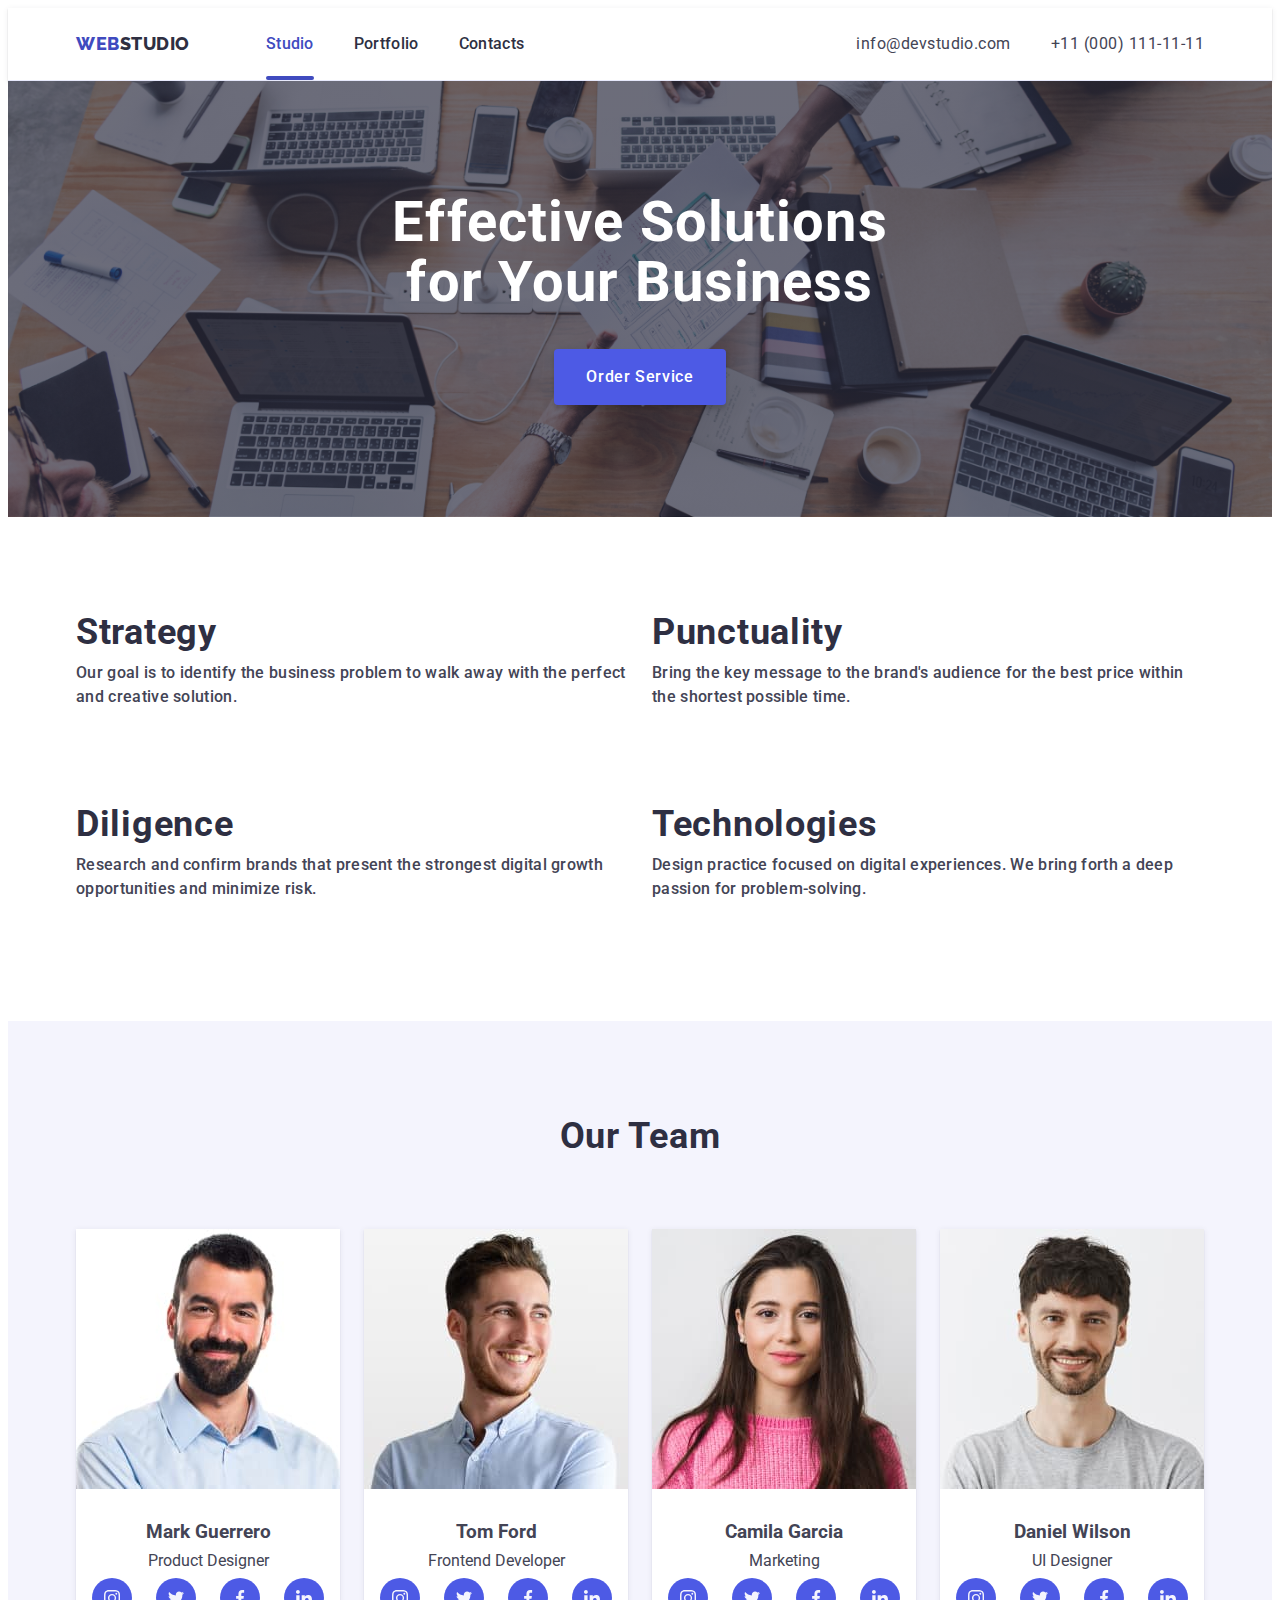
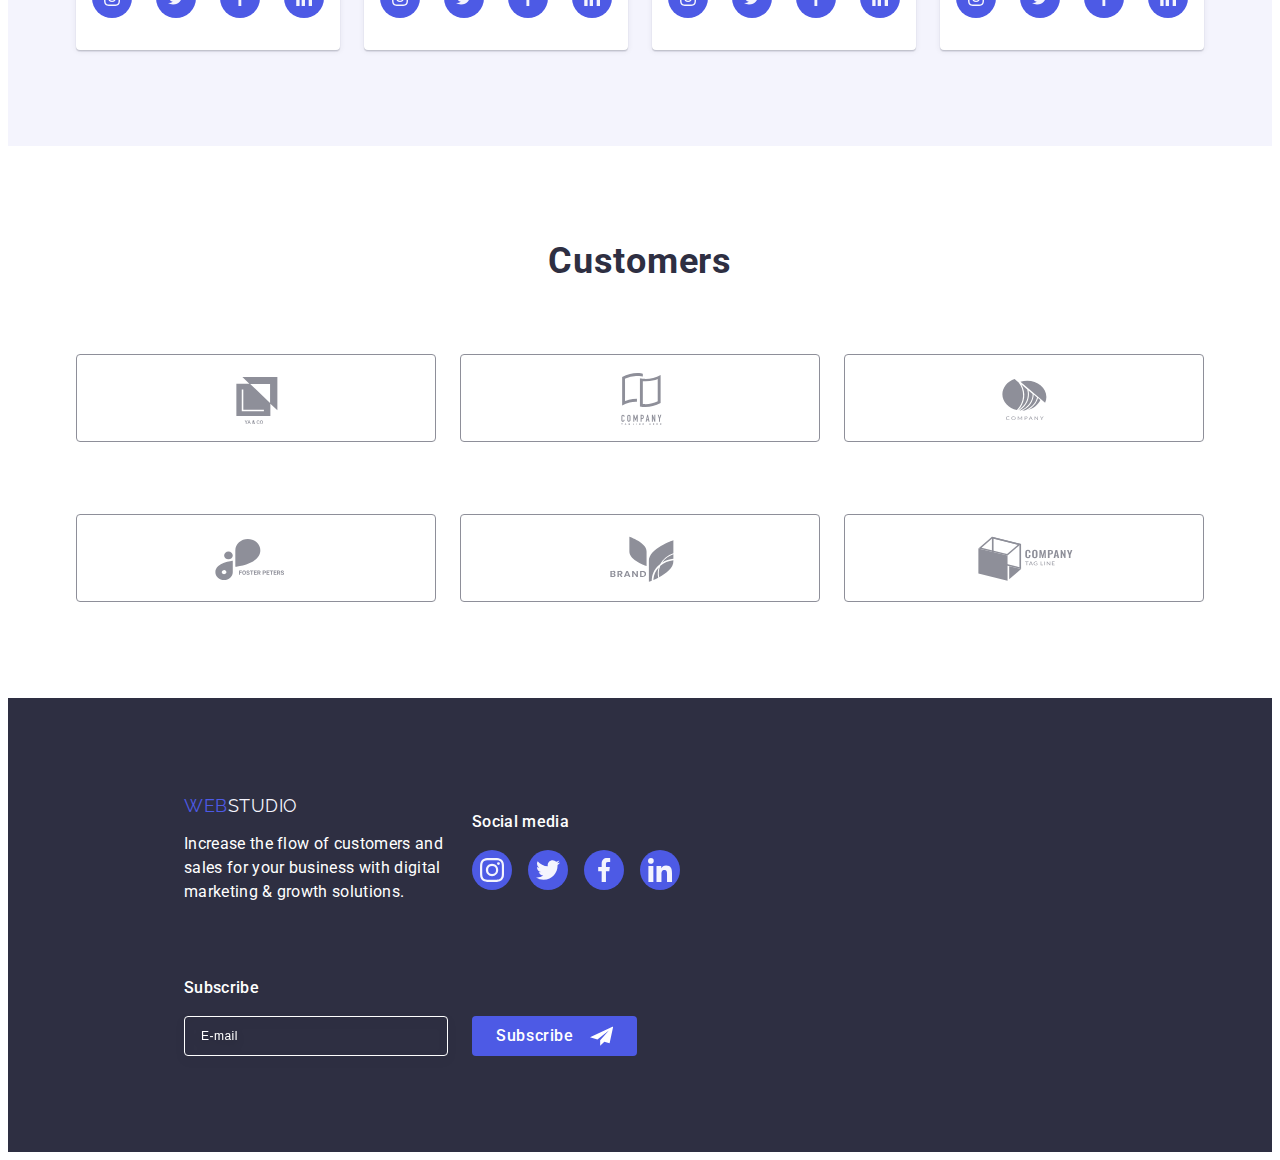
<file: index.html>
<!DOCTYPE html>
<html lang="en">
  <head>
    <meta charset="UTF-8" />
    <meta http-equiv="X-UA-Compatible" content="IE=edge" />
    <meta name="viewport" content="width=device-width, initial-scale=1.0" />
    <link rel="preconnect" href="https://fonts.googleapis.com" />
    <link rel="preconnect" href="https://fonts.gstatic.com" crossorigin />
    <link
      href="https://fonts.googleapis.com/css2?family=Raleway:wght@800&family=Roboto:wght@400;500;700&display=swap"
      rel="stylesheet"
    />
    <title>WebStudio</title>
    <link
      rel="stylesheet"
      href="https://cdnjs.cloudflare.com/ajax/libs/modern-normalize/2.0.0/modern-normalize.min.css"
      integrity="sha512-4xo8blKMVCiXpTaLzQSLSw3KFOVPWhm/TRtuPVc4WG6kUgjH6J03IBuG7JZPkcWMxJ5huwaBpOpnwYElP/m6wg=="
      crossorigin="anonymous"
      referrerpolicy="no-referrer"
    />
    <link rel="stylesheet" href="./css/styles.css" />
    <link rel="stylesheet" href="./css/media.css" />
  </head>

  <body>
    <header class="header">
      <div class="container header-container">
        <nav class="header-nav">
          <a class="header-link-logo link" href="./index.html"
            >Web<span class="header-span">Studio</span></a
          >

          <ul class="header-menu-list list">
            <li class="header-menu-item">
              <a class="header-menu-link link current" href="./index.html"
                >Studio</a
              >
            </li>
            <li class="header-menu-item">
              <a class="header-menu-link link" href="./portfolio.html"
                >Portfolio</a
              >
            </li>
            <li class="header-menu-item">
              <a class="header-menu-link link" href="">Contacts</a>
            </li>
          </ul>
        </nav>
        <address class="header-address">
          <ul class="header-address-list list">
            <li class="header-address-item">
              <a
                class="header-address-contact-mail link"
                href="mailto:info@devstudio.com"
                >info@devstudio.com</a
              >
            </li>
            <li class="header-address-item">
              <a
                class="header-address-contact-mail link"
                href="tel:+110001111111"
                >+11 (000) 111-11-11</a
              >
            </li>
          </ul>
        </address>
        <button type="button" class="open-menu-btn" data-menu-open>
          <svg class="menu-mobile-icon" width="32" height="32">
            <use href="./images/icons.svg#icon-menu-hamburger"></use>
          </svg>
        </button>
      </div>
      <div class="mobile-menu-div is-hidden container" data-menu>
        <button type="button" class="close-menu-btn" data-menu-close>
          <svg class="close-menu-icon" width="8" height="8">
            <use href="./images/icons.svg#icon-close"></use>
          </svg>
        </button>

        <ul class="mob-menu-list list">
          <li class="mob-menu-item">
            <a class="mob-menu-link link current" href="./index.html">Studio</a>
          </li>
          <li class="mob-menu-item">
            <a class="mob-menu-link link" href="./portfolio.html">Portfolio</a>
          </li>
          <li class="mob-menu-item">
            <a class="mob-menu-link link" href="">Contacts</a>
          </li>
        </ul>

        <div class="mobmenu-soc-div">
          <address class="mob-menu-address">
            <ul class="mobmenu-address-list list">
              <li class="mobmenu-address-item">
                <a
                  class="mobmenu-address-contact-tel link"
                  href="tel:+110001111111"
                  >+11 (000) 111-11-11</a
                >
              </li>
              <li class="mobmenu-address-item">
                <a
                  class="mobmenu-address-contact-mail link"
                  href="mailto:info@devstudio.com"
                  >info@devstudio.com</a
                >
              </li>
            </ul>
          </address>
          <ul class="mobmenu-icon-list list">
            <li class="footer-icon-item">
              <a href="" class="footer-icon-link">
                <svg class="footer-icon" width="24" height="24">
                  <use href="./images/icons.svg#icon-instagram-2"></use>
                </svg>
              </a>
            </li>

            <li class="footer-icon-item">
              <a href="" class="footer-icon-link">
                <svg class="footer-icon" width="24" height="24">
                  <use href="./images/icons.svg#icon-twitter-1"></use>
                </svg>
              </a>
            </li>
            <li class="footer-icon-item">
              <a href="" class="footer-icon-link">
                <svg class="footer-icon" width="24" height="24">
                  <use href="./images/icons.svg#icon-facebook-1"></use>
                </svg>
              </a>
            </li>
            <li class="footer-icon-item">
              <a href="" class="footer-icon-link">
                <svg class="footer-icon" width="24" height="24">
                  <use href="./images/icons.svg#icon-linkedin-1"></use>
                </svg>
              </a>
            </li>
          </ul>
        </div>
      </div>
    </header>

    <main>
      <section class="hero">
        <div class="container hero-container">
          <h1 class="hero-title">Effective Solutions for Your Business</h1>
          <button class="hero-btn" type="button" data-modal-open>
            Order Service
          </button>
        </div>
      </section>

      <section class="benefits">
        <div class="container benefits-container">
          <h2 class="visually-hidden">Benefits</h2>
          <ul class="benefits-list list">
            <li class="benefits-item">
              <div class="benefits-container-icon">
                <svg class="benefits-icon" width="64" height="64">
                  <use href="./images/icons.svg#icon-antenna-1"></use>
                </svg>
              </div>
              <h3 class="benefits-title">Strategy</h3>
              <p class="benefits-text">
                Our goal is to identify the business problem to walk away with
                the perfect and creative solution.
              </p>
            </li>
            <li class="benefits-item">
              <div class="benefits-container-icon">
                <svg class="benefits-icon" width="64" height="64">
                  <use href="./images/icons.svg#icon-clock-1"></use>
                </svg>
              </div>
              <h3 class="benefits-title">Punctuality</h3>
              <p class="benefits-text">
                Bring the key message to the brand's audience for the best price
                within the shortest possible time.
              </p>
            </li>
            <li class="benefits-item">
              <div class="benefits-container-icon">
                <svg class="benefits-icon" width="64" height="64">
                  <use href="./images/icons.svg#icon-diagram-1"></use>
                </svg>
              </div>
              <h3 class="benefits-title">Diligence</h3>
              <p class="benefits-text">
                Research and confirm brands that present the strongest digital
                growth opportunities and minimize risk.
              </p>
            </li>
            <li class="benefits-item">
              <div class="benefits-container-icon">
                <svg class="benefits-icon" width="64" height="64">
                  <use href="./images/icons.svg#icon-astronaut-1"></use>
                </svg>
              </div>
              <h3 class="benefits-title">Technologies</h3>
              <p class="benefits-text">
                Design practice focused on digital experiences. We bring forth a
                deep passion for problem-solving.
              </p>
            </li>
          </ul>
        </div>
      </section>

      <section class="offer">
        <div class="container offer-container">
          <h2 class="offer-title">What are we doing</h2>
          <ul class="offer-list list">
            <li class="offer-list-item">
              <img
                srcset="./images/computer.jpg 1x, ./images/Rectangle1-2x.jpg 2x"
                src="./images/computer.jpg"
                alt="computer"
                width="360"
                height="300"
              />
            </li>
            <li class="offer-list-item">
              <img
                srcset="./images/phone.jpg 1x, ./images/Rectangle2-2x.jpg 2x"
                src="./images/phone.jpg"
                alt="phone"
                width="360"
                height="300"
              />
            </li>
            <li class="offer-list-item">
              <img
                srcset="
                  ./images/phone_laptop.jpg  1x,
                  ./images/Rectangle3-2x.jpg 2x
                "
                src="./images/phone_laptop.jpg"
                alt="phone_laptop"
                width="360"
                height="300"
              />
            </li>
          </ul>
        </div>
      </section>

      <section class="team">
        <div class="container team-container">
          <h2 class="team-title">Our Team</h2>
          <ul class="team-list list">
            <li class="team-item">
              <img
                srcset="./images/team-1.jpg 1x, ./images/team1-2x.jpg 2x"
                src="./images/team-1.jpg"
                alt="Mark Guerrero"
                width="264"
                height="260"
              />
              <div class="container team-container-subtitle">
                <h3 class="team-name section-title">Mark Guerrero</h3>
                <p class="team-text section-text">Product Designer</p>

                <ul class="team-icon-list list">
                  <li class="team-icon-item">
                    <a href="" class="team-icon-link">
                      <svg class="team-icon" width="16" height="16">
                        <use href="./images/icons.svg#icon-instagram-2"></use>
                      </svg>
                    </a>
                  </li>
                  <li class="team-icon-item">
                    <a href="" class="team-icon-link">
                      <svg class="team-icon" width="16" height="16">
                        <use href="./images/icons.svg#icon-twitter-1"></use>
                      </svg>
                    </a>
                  </li>
                  <li class="team-icon-item">
                    <a href="" class="team-icon-link">
                      <svg class="team-icon" width="16" height="16">
                        <use href="./images/icons.svg#icon-facebook-1"></use>
                      </svg>
                    </a>
                  </li>
                  <li class="team-icon-item">
                    <a href="" class="team-icon-link">
                      <svg class="team-icon" width="16" height="16">
                        <use href="./images/icons.svg#icon-linkedin-1"></use>
                      </svg>
                    </a>
                  </li>
                </ul>
              </div>
            </li>
            <li class="team-item">
              <img
                srcset="./images/team-2.jpg 1x, ./images/team2-2x.jpg 2x"
                src="./images/team-2.jpg"
                alt="Tom Ford"
                width="264"
                height="260"
              />
              <div class="container team-container-subtitle">
                <h3 class="team-name section-title">Tom Ford</h3>
                <p class="team-text section-text">Frontend Developer</p>

                <ul class="team-icon-list list">
                  <li class="team-icon-item">
                    <a href="" class="team-icon-link">
                      <svg class="team-icon" width="16" height="16">
                        <use href="./images/icons.svg#icon-instagram-2"></use>
                      </svg>
                    </a>
                  </li>
                  <li class="team-icon-item">
                    <a href="" class="team-icon-link">
                      <svg class="team-icon" width="16" height="16">
                        <use href="./images/icons.svg#icon-twitter-1"></use>
                      </svg>
                    </a>
                  </li>
                  <li class="team-icon-item">
                    <a href="" class="team-icon-link">
                      <svg class="team-icon" width="16" height="16">
                        <use href="./images/icons.svg#icon-facebook-1"></use>
                      </svg>
                    </a>
                  </li>
                  <li class="team-icon-item">
                    <a href="" class="team-icon-link">
                      <svg class="team-icon" width="16" height="16">
                        <use href="./images/icons.svg#icon-linkedin-1"></use>
                      </svg>
                    </a>
                  </li>
                </ul>
              </div>
            </li>
            <li class="team-item">
              <img
                srcset="./images/team-3.jpg 1x, ./images/team3-2x.jpg 2x"
                src="./images/team-3.jpg"
                alt="Camila Garcia"
                width="264"
                height="260"
              />
              <div class="container team-container-subtitle">
                <h3 class="team-name section-title">Camila Garcia</h3>
                <p class="team-text section-text">Marketing</p>

                <ul class="team-icon-list list">
                  <li class="team-icon-item">
                    <a href="" class="team-icon-link">
                      <svg class="team-icon" width="16" height="16">
                        <use href="./images/icons.svg#icon-instagram-2"></use>
                      </svg>
                    </a>
                  </li>
                  <li class="team-icon-item">
                    <a href="" class="team-icon-link">
                      <svg class="team-icon" width="16" height="16">
                        <use href="./images/icons.svg#icon-twitter-1"></use>
                      </svg>
                    </a>
                  </li>
                  <li class="team-icon-item">
                    <a href="" class="team-icon-link">
                      <svg class="team-icon" width="16" height="16">
                        <use href="./images/icons.svg#icon-facebook-1"></use>
                      </svg>
                    </a>
                  </li>
                  <li class="team-icon-item">
                    <a href="" class="team-icon-link">
                      <svg class="team-icon" width="16" height="16">
                        <use href="./images/icons.svg#icon-linkedin-1"></use>
                      </svg>
                    </a>
                  </li>
                </ul>
              </div>
            </li>

            <li class="team-item">
              <img
                srcset="./images/team-4.jpg 1x, ./images/team4-2x.jpg 2x"
                src="./images/team-4.jpg"
                alt="Daniel Wilson"
                width="264"
                height="260"
              />

              <div class="container team-container-subtitle">
                <h3 class="team-name section-title">Daniel Wilson</h3>
                <p class="team-text section-text">UI Designer</p>

                <ul class="team-icon-list list">
                  <li class="team-icon-item">
                    <a href="" class="team-icon-link">
                      <svg class="team-icon" width="16" height="16">
                        <use href="./images/icons.svg#icon-instagram-2"></use>
                      </svg>
                    </a>
                  </li>
                  <li class="team-icon-item">
                    <a href="" class="team-icon-link">
                      <svg class="team-icon" width="16" height="16">
                        <use href="./images/icons.svg#icon-twitter-1"></use>
                      </svg>
                    </a>
                  </li>
                  <li class="team-icon-item">
                    <a href="" class="team-icon-link">
                      <svg class="team-icon" width="16" height="16">
                        <use href="./images/icons.svg#icon-facebook-1"></use>
                      </svg>
                    </a>
                  </li>
                  <li class="team-icon-item">
                    <a href="" class="team-icon-link">
                      <svg class="team-icon" width="16" height="16">
                        <use href="./images/icons.svg#icon-linkedin-1"></use>
                      </svg>
                    </a>
                  </li>
                </ul>
              </div>
            </li>
          </ul>
        </div>
      </section>

      <section class="customers">
        <div class="container customers-container">
          <h2 class="customers-title">Customers</h2>

          <ul class="customers-list list">
            <li class="customers-item">
              <a href="" class="customers-logo-link">
                <svg class="customers-logo" width="104" height="56">
                  <use href="./images/icons.svg#icon-logo"></use>
                </svg>
              </a>
            </li>
            <li class="customers-item">
              <a href="" class="customers-logo-link">
                <svg class="customers-logo" width="104" height="56">
                  <use href="./images/icons.svg#icon-logo-2"></use>
                </svg>
              </a>
            </li>
            <li class="customers-item">
              <a href="" class="customers-logo-link">
                <svg class="customers-logo" width="104" height="56">
                  <use href="./images/icons.svg#icon-logo-3"></use>
                </svg>
              </a>
            </li>
            <li class="customers-item">
              <a href="" class="customers-logo-link">
                <svg class="customers-logo" width="104" height="56">
                  <use href="./images/icons.svg#icon-logo-4"></use>
                </svg>
              </a>
            </li>
            <li class="customers-item">
              <a href="" class="customers-logo-link">
                <svg class="customers-logo" width="104" height="56">
                  <use href="./images/icons.svg#icon-logo-5"></use>
                </svg>
              </a>
            </li>
            <li class="customers-item">
              <a href="" class="customers-logo-link">
                <svg class="customers-logo" width="104" height="56">
                  <use href="./images/icons.svg#icon-logo-6"></use>
                </svg>
              </a>
            </li>
          </ul>
        </div>
      </section>
    </main>

    <footer class="footer">
      <div class="container footer-container-main">
        <div class="footer-logo-soc-div">
          <div class="footer-container">
            <a class="footer-logo link" href="./index.html"
              >Web<span class="header-span">Studio</span></a
            >
            <p class="footer-text">
              Increase the flow of customers and sales for your business with
              digital marketing & growth solutions.
            </p>
          </div>
          <div class="footer-icon-container">
            <p class="footer-social-text">Social media</p>
            <ul class="footer-icon-list list">
              <li class="footer-icon-item">
                <a href="" class="footer-icon-link">
                  <svg class="footer-icon" width="24" height="24">
                    <use href="./images/icons.svg#icon-instagram-2"></use>
                  </svg>
                </a>
              </li>

              <li class="footer-icon-item">
                <a href="" class="footer-icon-link">
                  <svg class="footer-icon" width="24" height="24">
                    <use href="./images/icons.svg#icon-twitter-1"></use>
                  </svg>
                </a>
              </li>
              <li class="footer-icon-item">
                <a href="" class="footer-icon-link">
                  <svg class="footer-icon" width="24" height="24">
                    <use href="./images/icons.svg#icon-facebook-1"></use>
                  </svg>
                </a>
              </li>
              <li class="footer-icon-item">
                <a href="" class="footer-icon-link">
                  <svg class="footer-icon" width="24" height="24">
                    <use href="./images/icons.svg#icon-linkedin-1"></use>
                  </svg>
                </a>
              </li>
            </ul>
          </div>
        </div>
        <div class="footer-wrap-main">
          <p class="footer-subsribe-text footer-social-text">Subscribe</p>

          <form class="footer-form">
            <label for="footer-email" class="footer-label">
              <input
                type="email"
                id="footer-email"
                class="footer-input"
                name="email"
                placeholder="E-mail"
            /></label>

            <button
              type="submit"
              class="footer-btn-subscribe footer-social-text"
            >
              Subscribe

              <svg class="footer-subscribe-icon" width="24" height="24">
                <use href="./images/icons.svg#icon-Frame-2"></use>
              </svg>
            </button>
          </form>
        </div>
      </div>
    </footer>
    <div class="backdrop is-hidden" data-modal>
      <div class="modal">
        <button type="button" class="modal-bnt" data-modal-close>
          <svg class="icon-close" width="8" height="8">
            <use href="./images/icons.svg#icon-close"></use>
          </svg>
        </button>
        <p class="modal-title">Leave your contacts and we will call you back</p>
        <form class="modal-form">
          <div class="modal-field">
            <label for="user-name" class="modal-label">Name</label>
            <div class="input-wrap">
              <input
                type="text"
                id="user-name"
                name="user-name"
                class="modal-input"
              />
              <svg class="icon-input" width="18" height="24">
                <use href="./images/icons.svg#icon-person-black-2"></use>
              </svg>
            </div>
          </div>
          <div class="modal-field">
            <label for="phone" class="modal-label">Phone</label>
            <div class="input-wrap">
              <input
                type="tel"
                id="phone"
                name="user-tel"
                class="modal-input"
              />
              <svg class="icon-input" width="18" height="24">
                <use href="./images/icons.svg#icon-phone-black-2"></use>
              </svg>
            </div>
          </div>
          <div class="modal-field">
            <label for="email" class="modal-label">Email</label>
            <div class="input-wrap">
              <input
                type="email"
                name="user-email"
                id="email"
                class="modal-input"
              />
              <svg class="icon-input" width="18" height="24">
                <use href="./images/icons.svg#icon-email-black-2"></use>
              </svg>
            </div>
          </div>
          <div class="modal-field-comment">
            <label for="user-comment" class="modal-label">Comment</label>
            <textarea
              placeholder="Text input"
              name="user-comment"
              id="user-comment"
              class="modal-textarea"
            ></textarea>
          </div>
          <div class="modal-privacy-div">
            <input
              type="checkbox"
              name="user-privacy"
              id="user-privacy"
              class="input-check visually-hidden"
              value="true"
            />
            <label for="user-privacy" class="check-text"
              ><span class="privacy-span">
                <svg class="check-icon" width="10" height="8">
                  <use href="./images/icons.svg#icon-check-icon"></use>
                </svg>
              </span>

              I accept the terms and conditions of the
              <a class="privacy-link" href="">Privacy Policy</a>
            </label>
          </div>
          <button type="submit" class="modal-btn-send">Send</button>
        </form>
      </div>
    </div>
    <script src="./js/modal.js"></script>
    <script src="./js/mobile-menu.js"></script>
  </body>
</html>
</file>
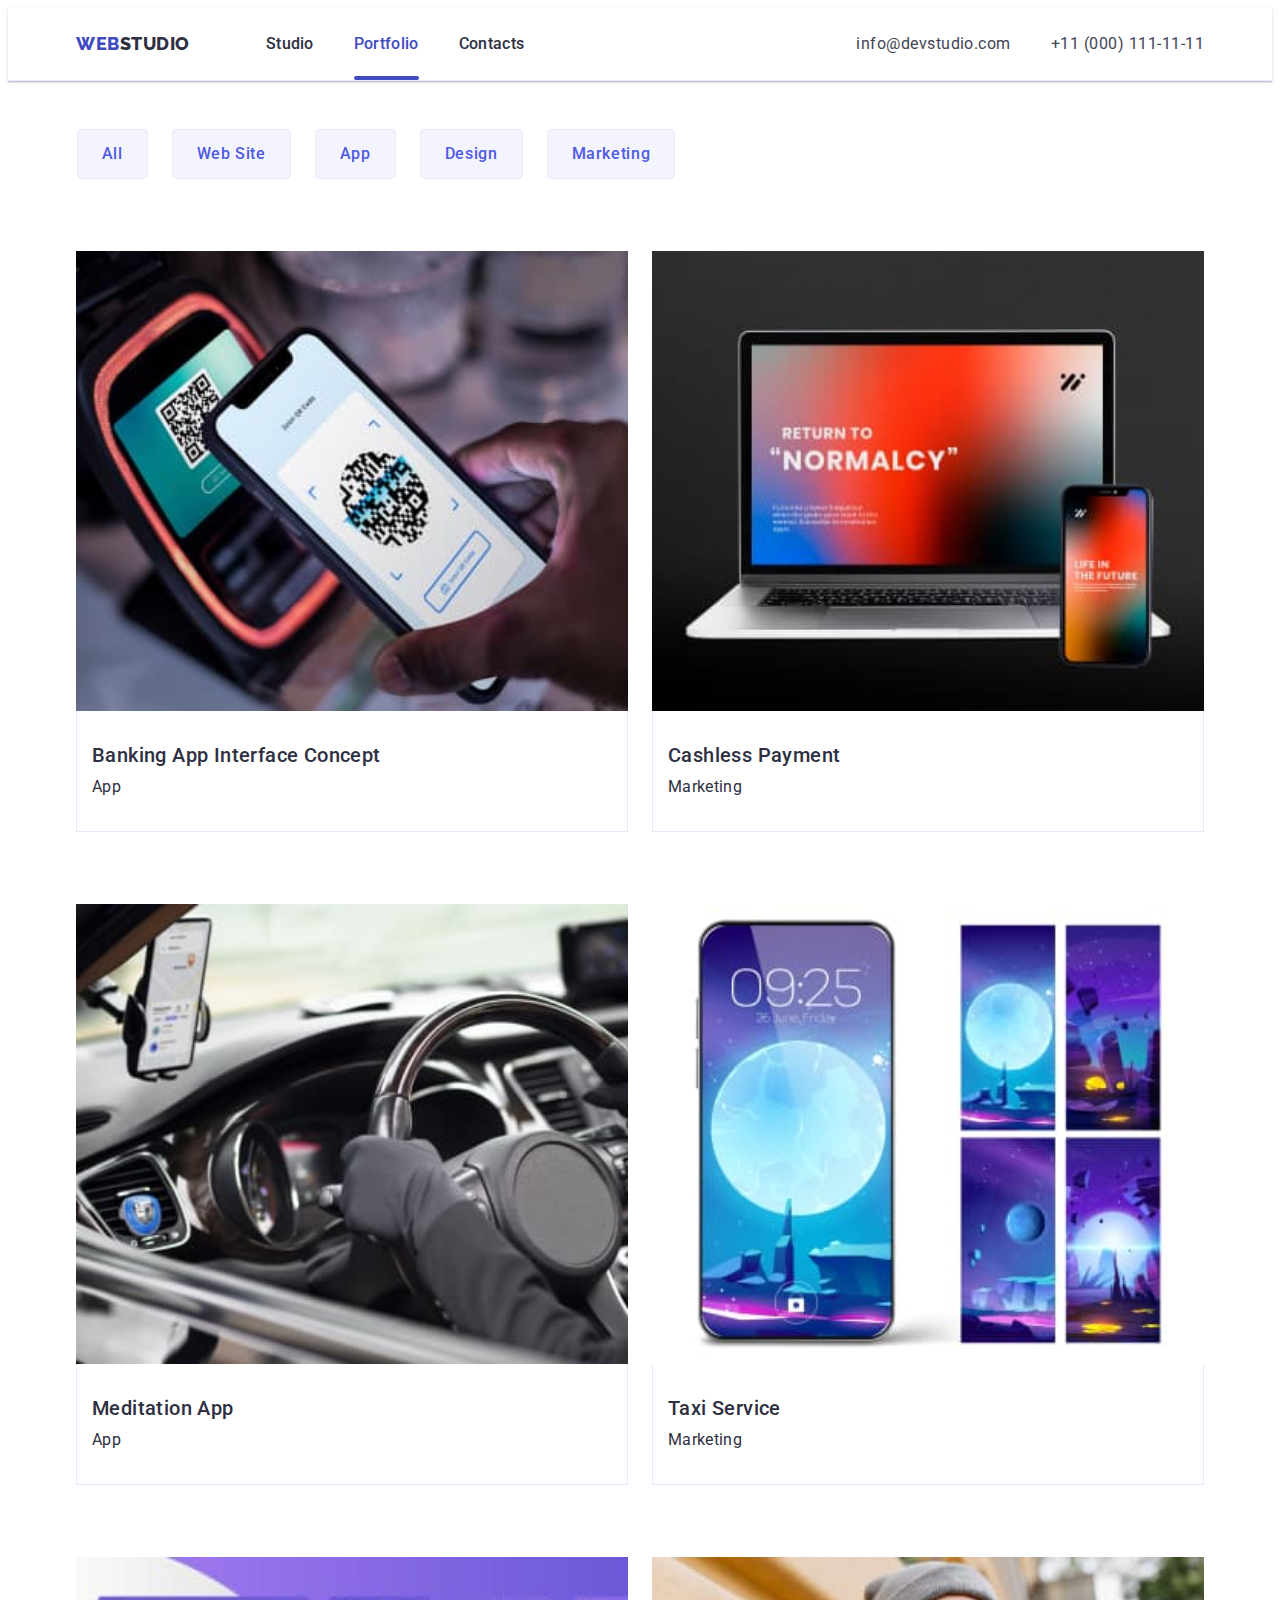
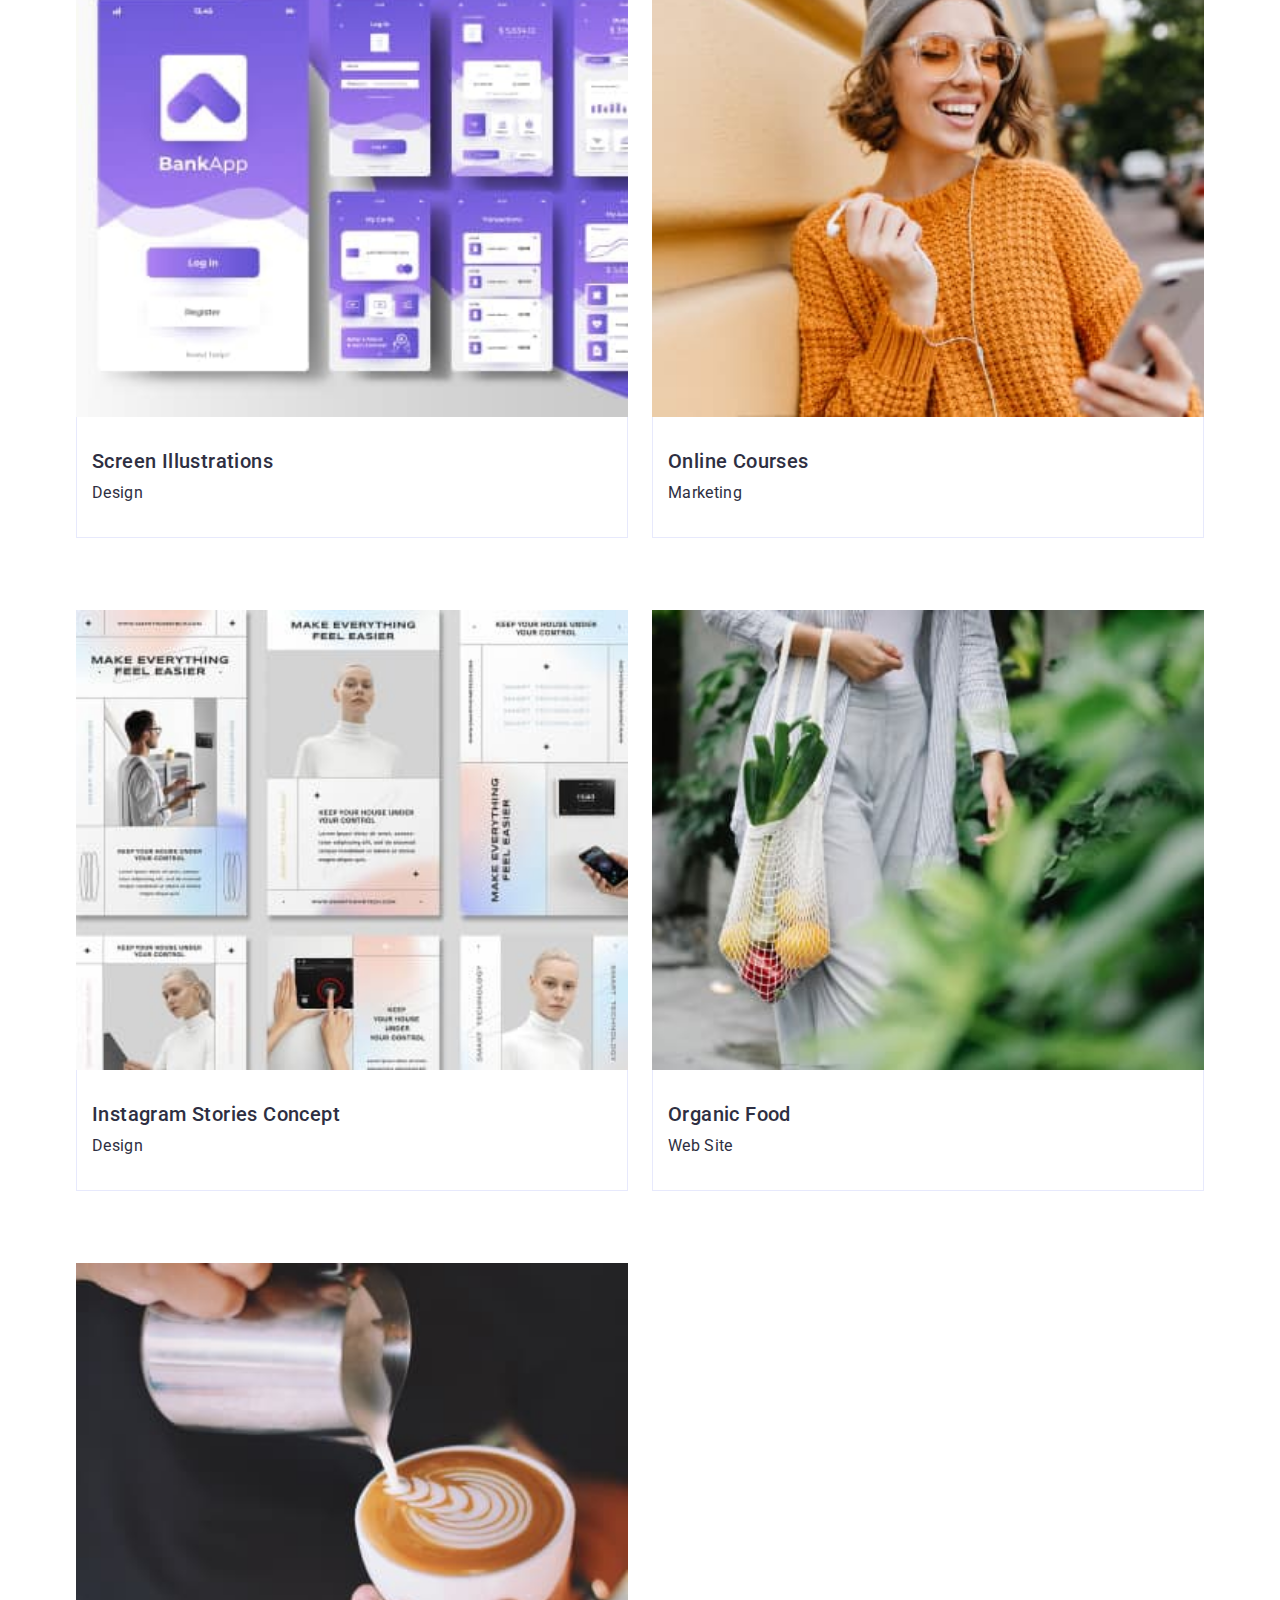
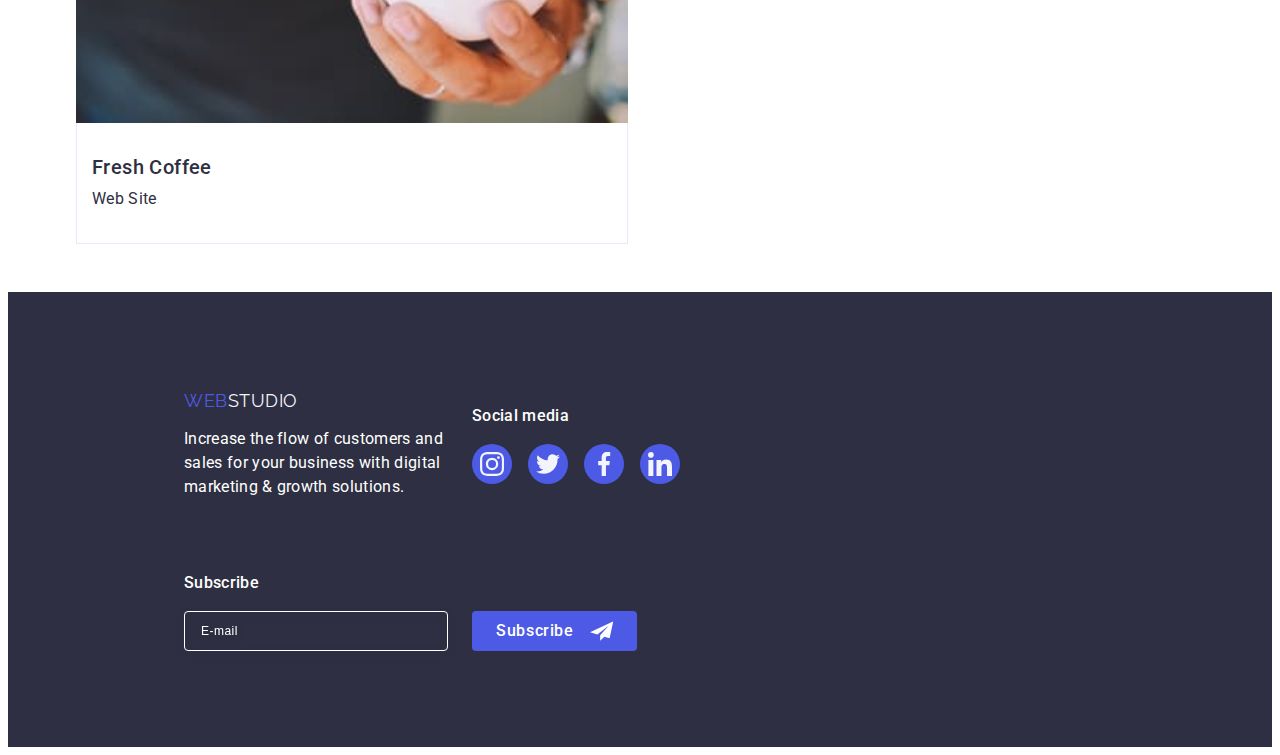
<file: portfolio.html>
<!DOCTYPE html>
<html lang="en">
  <head>
    <meta charset="UTF-8" />
    <meta http-equiv="X-UA-Compatible" content="IE=edge" />
    <meta name="viewport" content="width=device-width, initial-scale=1.0" />
    <link rel="preconnect" href="https://fonts.googleapis.com" />
    <link rel="preconnect" href="https://fonts.gstatic.com" crossorigin />
    <link
      href="https://fonts.googleapis.com/css2?family=Raleway:wght@800&family=Roboto:wght@400;500;700&display=swap"
      rel="stylesheet"
    />
    <title>WebStudio</title>
    <link
      rel="stylesheet"
      href="https://cdnjs.cloudflare.com/ajax/libs/modern-normalize/2.0.0/modern-normalize.min.css"
      integrity="sha512-4xo8blKMVCiXpTaLzQSLSw3KFOVPWhm/TRtuPVc4WG6kUgjH6J03IBuG7JZPkcWMxJ5huwaBpOpnwYElP/m6wg=="
      crossorigin="anonymous"
      referrerpolicy="no-referrer"
    />
    <link rel="stylesheet" href="./css/styles.css" />
    <link rel="stylesheet" href="./css/media.css" />
  </head>

  <body>
    <header class="header">
      <div class="container header-container">
        <nav class="header-nav">
          <a class="header-link-logo link" href="./portfolio.html"
            >Web<span class="header-span">Studio</span></a
          >
          <ul class="header-menu-list list">
            <li class="header-menu-item">
              <a class="header-menu-link link" href="./index.html">Studio</a>
            </li>
            <li class="header-menu-item">
              <a class="header-menu-link link current" href="./portfolio.html"
                >Portfolio</a
              >
            </li>
            <li class="header-menu-item">
              <a class="header-menu-link link" href="">Contacts</a>
            </li>
          </ul>
        </nav>
        <address class="header-address">
          <ul class="header-address-list list">
            <li class="header-address-item">
              <a
                class="header-address-contact-mail link"
                href="mailto:info@devstudio.com"
                >info@devstudio.com</a
              >
            </li>
            <li class="header-address-item">
              <a
                class="header-address-contact-mail link"
                href="tel:+110001111111"
                >+11 (000) 111-11-11</a
              >
            </li>
          </ul>
        </address>
        <button type="button" class="open-menu-btn" data-menu-open>
          <svg class="menu-mobile-icon" width="32" height="32">
            <use href="./images/icons.svg#icon-menu-hamburger"></use>
          </svg>
        </button>
      </div>
      <div class="mobile-menu-div is-hidden container" data-menu>
        <div>
          <button type="button" class="close-menu-btn" data-menu-close>
            <svg class="close-menu-icon" width="8" height="8">
              <use href="./images/icons.svg#icon-close"></use>
            </svg>
          </button>

          <ul class="mob-menu-list list">
            <li class="mob-menu-item">
              <a class="mob-menu-link link current" href="./index.html"
                >Studio</a
              >
            </li>
            <li class="mob-menu-item">
              <a class="mob-menu-link link" href="./portfolio.html"
                >Portfolio</a
              >
            </li>
            <li class="mob-menu-item">
              <a class="mob-menu-link link" href="">Contacts</a>
            </li>
          </ul>
        </div>
        <div class="mobmenu-soc-div">
          <address class="mob-menu-address">
            <ul class="mobmenu-address-list list">
              <li class="mobmenu-address-item">
                <a
                  class="mobmenu-address-contact-tel link"
                  href="tel:+110001111111"
                  >+11 (000) 111-11-11</a
                >
              </li>
              <li class="mobmenu-address-item">
                <a
                  class="mobmenu-address-contact-mail link"
                  href="mailto:info@devstudio.com"
                  >info@devstudio.com</a
                >
              </li>
            </ul>
          </address>
          <ul class="mobmenu-icon-list list">
            <li class="footer-icon-item">
              <a href="" class="footer-icon-link">
                <svg class="footer-icon" width="24" height="24">
                  <use href="./images/icons.svg#icon-instagram-2"></use>
                </svg>
              </a>
            </li>

            <li class="footer-icon-item">
              <a href="" class="footer-icon-link">
                <svg class="footer-icon" width="24" height="24">
                  <use href="./images/icons.svg#icon-twitter-1"></use>
                </svg>
              </a>
            </li>
            <li class="footer-icon-item">
              <a href="" class="footer-icon-link">
                <svg class="footer-icon" width="24" height="24">
                  <use href="./images/icons.svg#icon-facebook-1"></use>
                </svg>
              </a>
            </li>
            <li class="footer-icon-item">
              <a href="" class="footer-icon-link">
                <svg class="footer-icon" width="24" height="24">
                  <use href="./images/icons.svg#icon-linkedin-1"></use>
                </svg>
              </a>
            </li>
          </ul>
        </div>
      </div>
      </div>
    </header>

    <main>
      <section class="gallery">
        <div class="container gallery-container">
          <h1 class="visually-hidden">Gallery</h1>
        <div class="gallery-btn-div">
          <ul class="gallery-list list">
            <li class="gallery-item">
              <button class="gallery-btn-accent" type="button">All</button>
            </li>
            <li class="gallery-item">
              <button class="gallery-btn-accent" type="button">Web Site</button>
            </li>
            <li class="gallery-item">
              <button class="gallery-btn-accent" type="button">App</button>
            </li>
            <li class="gallery-item">
              <button class="gallery-btn-accent" type="button">Design</button>
            </li>
            <li class="gallery-item">
              <button class="gallery-btn-accent" type="button">
                Marketing
              </button>
            </li>
          </ul>
        </div>

          <ul class="gallery-img-list list">
            <li class="gallery-img-item">
              <a href="" class="gallery-img-link link">
                <div class="gallery-cover-div">
                  <img class="gallery-portfolio-img"
                    src="./images/gallery2.jpg"
                    alt="Banking App"
                    width="360"
                    height="300"
                  />
                  <p class="gallery-cover-text">
                    14 Stylish and User-Friendly App Design Concepts · Task
                    Manager App · Calorie Tracker App · Exotic Fruit Ecommerce
                    App · Cloud Storage App
                  </p>
                </div>
                <div class="container gallery-subtitle">
                  <h2 class="gallery-img-title">
                    Banking App Interface Concept
                  </h2>
                  <p class="gallery-img-text">App</p>
                </div>
              </a>
            </li>

            <li class="gallery-img-item">
              <a href="" class="gallery-img-link link">
                <div class="gallery-cover-div">
                  <img class="gallery-portfolio-img"
                    src="./images/gallery3.jpg"
                    alt="Cashless Payment"
                    width="360"
                    height="300"
                  />

                  <p class="gallery-cover-text">
                    14 Stylish and User-Friendly App Design Concepts · Task
                    Manager App · Calorie Tracker App · Exotic Fruit Ecommerce
                    App · Cloud Storage App
                  </p>
                </div>
                <div class="container gallery-subtitle">
                  <h2 class="gallery-img-title">Cashless Payment</h2>
                  <p class="gallery-img-text">Marketing</p>
                </div>
              </a>
            </li>
            <li class="gallery-img-item">
              <a href="" class="gallery-img-link link">
                <div class="gallery-cover-div">
                  <img class="gallery-portfolio-img"
                    src="./images/gallery4.jpg"
                    alt="Meditation App"
                    width="360"
                    height="300"
                  />

                  <p class="gallery-cover-text">
                    14 Stylish and User-Friendly App Design Concepts · Task
                    Manager App · Calorie Tracker App · Exotic Fruit Ecommerce
                    App · Cloud Storage App
                  </p>
                </div>
                <div class="container gallery-subtitle">
                  <h2 class="gallery-img-title">Meditation App</h2>
                  <p class="gallery-img-text">App</p>
                </div>
              </a>
            </li>
            <li class="gallery-img-item">
              <a href="" class="gallery-img-link link">
                <div class="gallery-cover-div">
                  <img class="gallery-portfolio-img"
                    src="./images/gallery5.jpg"
                    alt="Taxi Service"
                    width="360"
                    height="300"
                  />

                  <p class="gallery-cover-text">
                    14 Stylish and User-Friendly App Design Concepts · Task
                    Manager App · Calorie Tracker App · Exotic Fruit Ecommerce
                    App · Cloud Storage App
                  </p>
                </div>
                <div class="container gallery-subtitle">
                  <h2 class="gallery-img-title">Taxi Service</h2>
                  <p class="gallery-img-text">Marketing</p>
                </div>
              </a>
            </li>
            <li class="gallery-img-item">
              <a href="" class="gallery-img-link link">
                <div class="gallery-cover-div">
                  <img class="gallery-portfolio-img"
                    src="./images/gallery6.jpg"
                    alt="Screen Illustrations"
                    width="360"
                    height="300"
                  />

                  <p class="gallery-cover-text">
                    14 Stylish and User-Friendly App Design Concepts · Task
                    Manager App · Calorie Tracker App · Exotic Fruit Ecommerce
                    App · Cloud Storage App
                  </p>
                </div>
                <div class="container gallery-subtitle">
                  <h2 class="gallery-img-title">Screen Illustrations</h2>
                  <p class="gallery-img-text">Design</p>
                </div>
              </a>
            </li>
            <li class="gallery-img-item">
              <a href="" class="gallery-img-link link">
                <div class="gallery-cover-div">
                  <img class="gallery-portfolio-img"
                    src="./images/gallery7.jpg"
                    alt="Online Courses"
                    width="360"
                    height="300"
                  />

                  <p class="gallery-cover-text">
                    14 Stylish and User-Friendly App Design Concepts · Task
                    Manager App · Calorie Tracker App · Exotic Fruit Ecommerce
                    App · Cloud Storage App
                  </p>
                </div>
                <div class="container gallery-subtitle">
                  <h2 class="gallery-img-title">Online Courses</h2>
                  <p class="gallery-img-text">Marketing</p>
                </div>
              </a>
            </li>
            <li class="gallery-img-item">
              <a href="" class="gallery-img-link link">
                <div class="gallery-cover-div">
                  <img class="gallery-portfolio-img"
                    src="./images/gallery8.jpg"
                    alt="Instagram Stories Concept"
                    width="360"
                    height="300"
                  />

                  <p class="gallery-cover-text">
                    14 Stylish and User-Friendly App Design Concepts · Task
                    Manager App · Calorie Tracker App · Exotic Fruit Ecommerce
                    App · Cloud Storage App
                  </p>
                </div>
                <div class="container gallery-subtitle">
                  <h2 class="gallery-img-title">Instagram Stories Concept</h2>
                  <p class="gallery-img-text">Design</p>
                </div>
              </a>
            </li>
            <li class="gallery-img-item">
              <a href="" class="gallery-img-link link">
                <div class="gallery-cover-div">
                  <img class="gallery-portfolio-img"
                    src="./images/gallery9.jpg"
                    alt="Organic Food"
                    width="360"
                    height="300"
                  />

                  <p class="gallery-cover-text">
                    14 Stylish and User-Friendly App Design Concepts · Task
                    Manager App · Calorie Tracker App · Exotic Fruit Ecommerce
                    App · Cloud Storage App
                  </p>
                </div>
                <div class="container gallery-subtitle">
                  <h2 class="gallery-img-title">Organic Food</h2>
                  <p class="gallery-img-text">Web Site</p>
                </div>
              </a>
            </li>
            <li class="gallery-img-item">
              <a href="" class="gallery-img-link link">
                <div class="gallery-cover-div">
                  <img class="gallery-portfolio-img"
                    src="./images/gallery10.jpg"
                    alt="Fresh Coffee"
                    width="360"
                    height="300"
                  />

                  <p class="gallery-cover-text">
                    14 Stylish and User-Friendly App Design Concepts · Task
                    Manager App · Calorie Tracker App · Exotic Fruit Ecommerce
                    App · Cloud Storage App
                  </p>
                </div>

                <div class="container gallery-subtitle">
                  <h2 class="gallery-img-title">Fresh Coffee</h2>
                  <p class="gallery-img-text">Web Site</p>
                </div>
              </a>
            </li>
          </ul>
        </div>
      </section>
    </main>
    <footer class="footer">
      <div class="container footer-container-main">
        <div class="footer-logo-soc-div">
          <div class="footer-container">
            <a class="footer-logo link" href="./index.html"
              >Web<span class="header-span">Studio</span></a
            >
            <p class="footer-text">
              Increase the flow of customers and sales for your business with
              digital marketing & growth solutions.
            </p>
          </div>
          <div class="footer-icon-container">
            <p class="footer-social-text">Social media</p>
            <ul class="footer-icon-list list">
              <li class="footer-icon-item">
                <a href="" class="footer-icon-link">
                  <svg class="footer-icon" width="24" height="24">
                    <use href="./images/icons.svg#icon-instagram-2"></use>
                  </svg>
                </a>
              </li>

              <li class="footer-icon-item">
                <a href="" class="footer-icon-link">
                  <svg class="footer-icon" width="24" height="24">
                    <use href="./images/icons.svg#icon-twitter-1"></use>
                  </svg>
                </a>
              </li>
              <li class="footer-icon-item">
                <a href="" class="footer-icon-link">
                  <svg class="footer-icon" width="24" height="24">
                    <use href="./images/icons.svg#icon-facebook-1"></use>
                  </svg>
                </a>
              </li>
              <li class="footer-icon-item">
                <a href="" class="footer-icon-link">
                  <svg class="footer-icon" width="24" height="24">
                    <use href="./images/icons.svg#icon-linkedin-1"></use>
                  </svg>
                </a>
              </li>
            </ul>
          </div>
        </div>
        <div class="footer-wrap-main">
          <p class="footer-subsribe-text footer-social-text">Subscribe</p>

          <form class="footer-form">
            <label for="footer-email" class="footer-label">
              <input
                type="email"
                id="footer-email"
                class="footer-input"
                name="email"
                placeholder="E-mail"
            /></label>

            <button
              type="submit"
              class="footer-btn-subscribe footer-social-text"
            >
              Subscribe

              <svg class="footer-subscribe-icon" width="24" height="24">
                <use href="./images/icons.svg#icon-Frame-2"></use>
              </svg>
            </button>
          </form>
        </div>
      </div>
    </footer>
    <div class="backdrop is-hidden" data-modal>
      <div class="modal">
        <button type="button" class="modal-bnt" data-modal-close>
          <svg class="icon-close" width="8" height="8">
            <use href="./images/icons.svg#icon-close"></use>
          </svg>
        </button>
        <p class="modal-title">Leave your contacts and we will call you back</p>
        <form class="modal-form">
          <div class="modal-field">
            <label for="user-name" class="modal-label">Name</label>
            <div class="input-wrap">
              <input
                type="text"
                id="user-name"
                name="user-name"
                class="modal-input"
              />
              <svg class="icon-input" width="18" height="24">
                <use href="./images/icons.svg#icon-person-black-2"></use>
              </svg>
            </div>
          </div>
          <div class="modal-field">
            <label for="phone" class="modal-label">Phone</label>
            <div class="input-wrap">
              <input
                type="tel"
                id="phone"
                name="user-tel"
                class="modal-input"
              />
              <svg class="icon-input" width="18" height="24">
                <use href="./images/icons.svg#icon-phone-black-2"></use>
              </svg>
            </div>
          </div>
          <div class="modal-field">
            <label for="email" class="modal-label">Email</label>
            <div class="input-wrap">
              <input
                type="email"
                name="user-email"
                id="email"
                class="modal-input"
              />
              <svg class="icon-input" width="18" height="24">
                <use href="./images/icons.svg#icon-email-black-2"></use>
              </svg>
            </div>
          </div>
          <div class="modal-field-comment">
            <label for="user-comment" class="modal-label">Comment</label>
            <textarea
              placeholder="Text input"
              name="user-comment"
              id="user-comment"
              class="modal-textarea"
            ></textarea>
          </div>
          <div class="modal-privacy-div">
            <input
              type="checkbox"
              name="user-privacy"
              id="user-privacy"
              class="input-check visually-hidden"
              value="true"
            />
            <label for="user-privacy" class="check-text"
              ><span class="privacy-span">
                <svg class="check-icon" width="10" height="8">
                  <use href="./images/icons.svg#icon-check-icon"></use>
                </svg>
              </span>

              I accept the terms and conditions of the
              <a class="privacy-link" href="">Privacy Policy</a>
            </label>
          </div>
          <button type="submit" class="modal-btn-send">Send</button>
        </form>
      </div>
    </div>
    <script src="./js/modal.js"></script>
    <script src="./js/mobile-menu.js"></script>
  </body>
</html>
</file>
<file: css/styles.css>
:root {
  --main-color: #2e2f42;
  --text-color: #434455;
  --background-color: #ffffff;
  --logo-accent-color: #4d5ae5;
  --transition-color: color 250ms cubic-bezier(0.4, 0, 0.2, 1);
  --transition-background: background-color 250ms cubic-bezier(0.4, 0, 0.2, 1);
  --transition-border: border-color 250ms cubic-bezier(0.4, 0, 0.2, 1);
  --transition-shadow: box-shadow 250ms cubic-bezier(0.4, 0, 0.2, 1);
}
* {
  box-sizing: border-box;
}
.visually-hidden {
  position: absolute;
  width: 1px;
  height: 1px;
  margin: -1px;
  border: 0;
  padding: 0;
  white-space: nowrap;
  clip-path: inset(100%);
  clip: rect(0 0 0 0);
  overflow: hidden;
}
body {
  font-family: Roboto, sans-serif;
  color: #434455;
  background-color: #ffffff;
}
p,
h1,
h2,
h3,
h4,
h5,
h6 {
  margin-top: 0;
  margin-bottom: 0;
}

ul {
  margin-top: 0;
  margin-bottom: 0;
  padding-left: 0;
}
.container {
  max-width: 1158px;
  padding: 0 15px 0 15px;
  margin-left: auto;
  margin-right: auto;
  height: auto;
}
img {
  display: block;
  max-width: 100%;
  height: auto;
}

.link {
  text-decoration: none;
}

.list {
  list-style: none;
}

.gallery-btn {
  font-weight: 500;
  font-size: 16px;
  line-height: 24px;
  text-align: center;
  letter-spacing: 0.04em;
  color: #4d5ae5;
  background: #f4f4fd;
  cursor: pointer;
  border: 1px solid #e7e9fc;
  border-radius: 4px;
}

.gallery-btn-accent {
  font-weight: 500;
  font-size: 16px;
  line-height: 24px;
  text-align: center;
  letter-spacing: 0.04em;
  color: #ffffff;
  background: #404bbf;
  cursor: pointer;
}

/*---------Header-----------*/

.header {
  padding-top: 24px;
  padding-bottom: 24px;
  background: #ffffff;
  border-bottom: 1px solid #e7e9fc;
  box-shadow: 0px 2px 1px rgba(46, 47, 66, 0.08),
    0px 1px 1px rgba(46, 47, 66, 0.16), 0px 1px 6px rgba(46, 47, 66, 0.08);
}
.header-container {
  display: flex;
  align-items: center;
  justify-content: space-between;
}
.header-nav {
  display: flex;
  align-items: center;
}

.header-link-logo {
  font-family: "Raleway", sans-serif;
  font-size: 18px;
  font-weight: 800;
  line-height: 1.17;
  letter-spacing: 0.03em;
  color: #404bbf;
  text-transform: uppercase;
}

.header-link-logo span {
  color: #2e2f42;
}

.header-menu-link {
  display: none;
}
.header-menu-link:hover {
  color: #404bbf;
}
.header-menu-link:focus {
  color: #404bbf;
}

.open-menu-btn {
  cursor: pointer;
  border: none;
  background-color: transparent;
}

.menu-mobile-icon {
  stroke: #2e2f42;
}
.mobile-menu-div {
  position: relative;
  position: fixed;
  width: 100%;
  height: 100%;
  background-color: #fff;
  top: 0;
  z-index: 2;
  /* padding: 24px 24px 40px 40px; */
  display: flex;
  flex-direction: column;
  justify-content: space-between;
  overflow: auto;
}
.close-menu-btn {
  position: absolute;
  top: 24px;
  right: 24px;
  width: 24px;
  height: 24px;
  border-radius: 24px;
  border: 1px solid rgba(0, 0, 0, 0.1);
  background-color: #e7e9fc;
  padding: 0;
  line-height: 0;
}
.close-menu-icon {
  fill: #2e2f42;
}

.mob-menu-list {
  display: flex;
  flex-direction: column;
  gap: 40px;
  margin-top: 80px;
}

.mob-menu-link {
  color: var(--main-color);
  font-size: 36px;
  font-family: Roboto;
  font-weight: 700;
  line-height: 1.11;
  letter-spacing: 0.72px;
  text-transform: capitalize;
}

.mobmenu-address-list {
  display: flex;
  flex-direction: column;
  justify-content: center;

  gap: 40px;
}

.mobmenu-address-contact-tel {
  color: var(--logo-accent-color);
  font-size: 36px;
  font-weight: 700;
  line-height: 1.11;
  letter-spacing: 0.72px;
  text-transform: capitalize;
  font-style: normal;
}
.mobmenu-address-contact-mail {
  color: var(--text-color);
  font-size: 20px;
  font-weight: 500;
  line-height: 1.2;
  letter-spacing: 0.4px;
  font-style: normal;
  text-align: left;
}
.mobmenu-icon-list {
  display: flex;
  justify-content: space-between;
  margin-top: 48px;
}
.footer-icon-item {
  width: calc((100% - 168px) / 4);
}
.header-address {
  display: none;
}
.header-address-list {
  display: none;
}
.header-menu-list .list .header-menu-item .header-menu-link .link {
  color: #404bbf;
  font-style: normal;
}
.header-address {
  font-style: normal;
  margin-left: auto;
}

.header-address-link {
  display: flex;
  transition: color 250ms cubic-bezier(0.4, 0, 0.2, 1);
}

.header-address-contact-mail {
  font-size: 16px;
  line-height: 1.5;
  letter-spacing: 0.02em;
  color: var(--text-color);
  transition: var(--transition-color);
}
.header-address-contact-mail:hover {
  color: #404bbf;
}
.header-address-contact-mail:focus {
  color: #404bbf;
}

/*---------Hero-----------*/

.hero {
  padding-top: 112px;
  padding-bottom: 112px;
  /* max-width: 1440px; */

  background-image: linear-gradient(
      to bottom,
      rgba(46, 47, 66, 0.7),
      rgba(46, 47, 66, 0.7)
    ),
    url(../images/phone-bg.jpg);
  background-position: center;
  background-size: cover;
  background-repeat: no-repeat;
}
@media (min-device-pixel-ratio: 2),
  (min-resolution: 192dpi),
  (min-resolution: 2dppx) {
  .hero {
    background-image: linear-gradient(
        to bottom,
        rgba(46, 47, 66, 0.7),
        rgba(46, 47, 66, 0.7)
      ),
      url(../images/phone-bg-2x.jpg);
  }
}

.hero-title {
  font-weight: 700;
  font-size: 36px;
  line-height: 1.11;
  text-align: center;
  letter-spacing: 0.02em;
  align-items: center;
  color: #ffffff;
  max-width: 320px;
  margin-left: auto;
  margin-right: auto;
}

.hero-btn {
  font-family: "Roboto", sans-serif;
  font-weight: 500;
  font-size: 16px;
  line-height: 24px;
  letter-spacing: 0.04em;
  height: 56px;
  color: #ffffff;
  cursor: pointer;
  background: #4d5ae5;
  min-width: 169px;
  border: none;
  display: block;
  margin: 0 auto;
  padding: 16px 32px;
  box-shadow: 0px 4px 4px rgba(0, 0, 0, 0.15);
  border-radius: 4px;
  margin-top: 72px;
  border-color: #4d5ae5;
  transition: var(--transition-background);
}

.hero-btn:hover {
  background: #404bbf;
}

.hero-btn:focus {
  background-color: #404bbf;
}
/*---------Benefits-----------*/

.benefits-container-icon {
  display: none;
}

.list {
  list-style: none;
}
.benefits {
  padding-top: 96px;
  padding-bottom: 96px;
}

.benefits-list {
  display: flex;
  flex-direction: column;
  gap: 72px;
}

.benefits-item {
  width: 100%;
}

.benefits-title {
  margin-bottom: 8px;
  font-size: 36px;
  font-weight: 700;
  line-height: 1.11;
  text-align: center;
  color: var(--main-color);
  letter-spacing: 0.72px;
  text-transform: capitalize;
}

.benefits-text {
  letter-spacing: 0.32px;
  font-size: 16px;
  font-weight: 500;
  line-height: 1.5;
}

/*--------Offer-----------*/
.offer-container {
  width: 1158px;
  background-color: #ffffff;
}
.list {
  list-style: none;
}

.offer {
  padding-top: 0;
  padding-bottom: 120px;
}
.offer-title {
  font-weight: 700;
  font-size: 36px;
  line-height: 1.11;
  text-align: center;
  letter-spacing: 0.02em;
  text-transform: capitalize;
  color: var(--main-color);
  margin-bottom: 72px;
}
.offer-list {
  background-color: #ffffff;
  display: flex;
  gap: 24px;
}
.offer-item {
  width: calc((100% - 24px) / 3);
}
/*--------team-----------*/
.team-container {
  width: 100%;
  background-color: #f4f4fd;
}
.team {
  background-color: #f4f4fd;
  padding-bottom: 96px;
  padding-top: 96px;
}
.team-title {
  font-weight: 700;
  font-size: 36px;
  line-height: 1.11;
  text-align: center;
  letter-spacing: 0.02em;
  text-transform: capitalize;
  color: #2e2f42;
  margin-bottom: 72px;
}

.team-list {
  display: flex;
  flex-direction: column;
  justify-content: center;
  align-items: center;
  gap: 72px;
  background-color: #f4f4fd;
}
.team-item {
  background-color: #ffffff;
  max-width: 264px;
  box-shadow: 0px 1px 6px rgba(46, 47, 66, 0.08),
    0px 1px 1px rgba(46, 47, 66, 0.16), 0px 2px 1px rgba(46, 47, 66, 0.08);
  border-radius: 0px 0px 4px 4px;
  transition: var(--transition-shadow);
}
.team-container-subtitle {
  padding: 32px 0px;
}
.team-name {
  text-align: center;
  margin-bottom: 8px;
}

.team-text {
  text-align: center;
  margin: 8px;
}
.team-icon-container {
}
.team-icon-list {
  display: flex;
  gap: 24px;
  justify-content: center;
  align-items: center;
}

.team-icon-item {
  width: 40px;
  height: 40px;
  position: relative;
}
.team-icon-link {
  width: 100%;
  height: 100%;
  background-color: #4d5ae5;
  border-radius: 50%;
  display: flex;
  transition: background-color 250ms cubic-bezier(0.4, 0, 0.2, 1);
  justify-content: center;
  align-items: center;
  color: currentColor;
}
.team-icon-link:hover {
  background-color: #404bbf;
}
.team-icon-link:focus {
  background-color: #404bbf;
}
.team-icon {
  fill: #f4f4fd;
  position: absolute;
  top: 50%;
  left: 50%;
  transform: translate(-50%, -50%);
}
/*---------customers-----*/
.customers {
  width: 100%;
  padding-top: 96px;
  padding-bottom: 96px;
}
.customers-title {
  font-weight: 700;
  font-size: 36px;
  line-height: 1.11;
  text-align: center;
  letter-spacing: 0.02em;
  text-transform: capitalize;
  color: #2e2f42;
  margin-bottom: 72px;
}

.customers-list {
  display: flex;
  flex-direction: row;
  flex-wrap: wrap;
  gap: 72px 16px;
}
.customers-item {
  width: calc((100% - 16px) / 2);
  height: 88px;
  position: relative;
}
.customers-logo-link {
  width: 100%;
  height: 100%;
  border: 1px solid #8e8f99;
  border-radius: 4px;
  display: flex;
  gap: 24px;
  align-items: center;
  justify-content: center;
  color: #8e8f99;
  transition: border-color 250ms cubic-bezier(0.4, 0, 0.2, 1),
    color 250ms cubic-bezier(0.4, 0, 0.2, 1);
}

.customers-logo {
  fill: currentColor;
  position: absolute;
  top: 50%;
  left: 50%;
  transform: translate(-50%, -50%);
}
.customers-logo-link:hover {
  border-color: #404bbf;
  color: #404bbf;
}

.customers-logo-link:focus {
  border-color: #404bbf;
  color: #404bbf;
}
/*--------footer-----------*/
.footer-container-main {
  /* display: flex;
  flex-direction: column; */
  /* max-width: 1440px; */
}
.footer-container {
  display: flex;
  flex-direction: column;
  justify-content: center;
  align-items: center;
  background-color: transparent;
}

.footer {
  padding-top: 97.5px;
  padding-bottom: 96px;
  background-color: #2e2f42;
}

.footer-logo span {
  color: #f4f4fd;
}

.footer-logo {
  font-family: "Raleway", sans-serif;
  font-weight: normal;
  font-size: 18px;
  line-height: 1.17;
  letter-spacing: 0.03em;
  text-transform: uppercase;
  color: var(--logo-accent-color);
  display: inline-block;
  margin-bottom: 16px;
}
.footer-text {
  font-size: 16px;
  line-height: 1.5;
  letter-spacing: 0.02em;
  color: #ffffff;
  width: 264px;
  margin-bottom: 72px;
}
.footer-social-text {
  font-weight: 500;
  margin-bottom: 16px;
  color: #ffffff;
  line-height: 1.5;
  letter-spacing: 0.02em;
}
.footer-icon-container {
  display: flex;
  flex-direction: column;
  justify-content: center;
  align-items: center;
  margin-bottom: 72px;
}

.footer-icon-list {
  display: flex;
  gap: 16px;
}

.footer-icon-item {
  width: 40px;
  height: 40px;
  position: relative;
}
.footer-icon-link {
  width: 100%;
  height: 100%;
  background-color: #4d5ae5;
  border-radius: 50%;
  display: flex;
  align-items: center;
  justify-content: center;
  position: absolute;
  top: 50%;
  left: 50%;
  transform: translate(-50%, -50%);
  transition: background-color 250ms cubic-bezier(0.4, 0, 0.2, 1);
}
.footer-icon-link:hover {
  background-color: #31d0aa;
}
.footer-icon-link:focus {
  background-color: #31d0aa;
}
.footer-icon {
  fill: #f4f4fd;
}
.footer-wrap-main {
  display: flex;
  flex-direction: column;
}
.footer-form {
  display: flex;
  flex-direction: column;
  gap: 16px;
  justify-content: center;
  align-items: center;
}

.footer-subsribe-text {
  margin-bottom: 16px;
  text-align: center;
}
.footer-input {
  width: 264px;
  height: 40px;
  padding-left: 16px;
  font-size: 12px;
  line-height: 1.5;
  letter-spacing: 0.04em;
  border: 1px solid #ffffff;
  filter: drop-shadow(0px 4px 4px rgba(0, 0, 0, 0.15));
  border-radius: 4px;
  background-color: transparent;

  color: #ffffff;
}
.footer-input::placeholder {
  font-size: 12px;
  line-height: 2;
  letter-spacing: 0.04em;
  color: #ffffff;
}
.btn-subscribe-div {
  max-width: 165px;
  height: 40px;
  position: relative;
}
.footer-btn-subscribe {
  max-width: 165px;
  font-family: "Roboto", sans-serif;
  height: 40px;
  padding: 8px 0 8px 24px;
  background-color: #4d5ae5;
  border-radius: 4px;
  border: none;
  font-size: 16px;
  font-weight: 500;
  line-height: 1.5;
  letter-spacing: 0.04em;
  display: flex;
  justify-content: center;
  align-items: center;
  cursor: pointer;
  margin-bottom: 0;
  color: #ffffff;
}
.footer-btn-subscribe:is(:hover, :focus) {
  background-color: #404bbf;
  transition: background-color 250ms cubic-bezier(0.4, 0, 0.2, 1);
}
.footer-subscribe-icon {
  margin-left: 16px;
  margin-right: 24px;
  fill: #ffffff;
  background-color: transparent;
}

.backdrop {
  width: 100%;
  height: 100%;
  background-color: rgba(46, 47, 66, 0.4);
  position: fixed;
  top: 0;
  transition: opacity 250ms cubic-bezier(0.4, 0, 0.2, 1),
    visibility 250ms cubic-bezier(0.4, 0, 0.2, 1);
}
.backdrop.is-hidden .modal {
  transform: translate(-50%, -50%) scale(0);
}
.modal {
  width: 100%;
  min-height: 584px;
  background: #fcfcfc;
  box-shadow: 0px 1px 1px rgba(0, 0, 0, 0.14), 0px 1px 3px rgba(0, 0, 0, 0.12),
    0px 2px 1px rgba(0, 0, 0, 0.2);
  border-radius: 4px;
  position: absolute;
  top: 50%;
  left: 50%;
  transform: translate(-50%, -50%) scale(1);
  transition: opacity 250ms cubic-bezier(0.4, 0, 0.2, 1),
    visibility 250ms cubic-bezier(0.4, 0, 0.2, 1);
  transition: transform 250ms cubic-bezier(0.4, 0, 0.2, 1);
  padding: 72px 24px 24px 16px;
}
.modal-bnt {
  width: 24px;
  height: 24px;
  background: #e7e9fc;
  border: 1px solid rgba(0, 0, 0, 0.1);
  border-radius: 50%;
  position: absolute;
  right: 24px;
  top: 24px;
  cursor: pointer;
  display: flex;
  align-items: center;
  justify-content: center;
  padding: 0;
  transition: background-color 250ms cubic-bezier(0.4, 0, 0.2, 1),
    border 250ms cubic-bezier(0.4, 0, 0.2, 1);
}
.modal-bnt:hover {
  background-color: #404bbf;
  border: none;
  fill: #ffffff;
}
.modal-bnt:focus {
  background-color: #404bbf;
  border: none;
  fill: #ffffff;
}
.icon-close {
  position: absolute;
  top: 50%;
  left: 50%;
  transform: translate(-50%, -50%);
  transition: fill 250ms cubic-bezier(0.4, 0, 0.2, 1);
}
.is-hidden {
  visibility: hidden;
  opacity: 0;
  pointer-events: none;
}
.modal-title {
  font-weight: 500;
  font-size: 16px;
  line-height: 1.5;
  text-align: center;
  letter-spacing: 0.02em;
  color: #2e2f42;
  margin-bottom: 16px;
}

.modal-field {
  margin-bottom: 8px;
}
.modal-field-comment {
  margin-bottom: 16px;
}

.modal-label {
  font-size: 12px;
  line-height: 1.17;
  letter-spacing: 0.04em;
  color: #8e8f99;
  display: block;
  margin-bottom: 4px;
}
.input-wrap {
  position: relative;
  margin-bottom: 8px;
}
.modal-input {
  width: 100%;
  height: 40px;
  border: 1px solid rgba(46, 47, 66, 0.4);
  border-radius: 4px;
  background-color: transparent;
  padding: 0 16px 0 38px;
  outline: transparent;
  transition: border-color 250ms cubic-bezier(0.4, 0, 0.2, 1);
}
.modal-input:focus {
  border-color: #4d5ae5;
}
.modal-input:focus + .icon-input {
  fill: #4d5ae5;
}
.icon-input {
  position: absolute;
  left: 16px;
  top: 50%;
  transform: translateY(-50%);
  transition: fill 250ms cubic-bezier(0.4, 0, 0.2, 1);
}
.modal-textarea {
  font-size: 12px;
  line-height: 1.17;
  letter-spacing: 0.04em;
  color: rgba(46, 47, 66, 0.4);
  width: 100%;
  height: 120px;
  border: 1px solid rgba(46, 47, 66, 0.4);
  border-radius: 4px;
  background-color: transparent;
  padding-top: 8px;
  padding-left: 16px;
  resize: none;
  outline: transparent;
  padding-right: 16px;
  padding-bottom: 8px;
  transition: border-color 250ms cubic-bezier(0.4, 0, 0.2, 1);
}
.modal-textarea:is(:hover, :focus) {
  border-color: #4d5ae5;
}
.modal-textarea::placeholder {
}
.modal-privacy-div {
  margin-bottom: 24px;
  margin-top: 0;
}

.input-check {
}
.input-check:checked + .check-text span {
  background: #404bbf;
  border: none;
  border-radius: 2px;
  fill: #f4f4fd;
}
.input-check:focus + .check-text span {
  border-color: 1px solid #404bbf;
}
.check-text {
  font-size: 12px;
  line-height: 1.17;
  letter-spacing: 0.04em;
  color: #8e8f99;
  margin-top: 16px;
  margin-bottom: 24px;
}
.check-text a {
  color: #4d5ae5;
  text-decoration: underline;
}
.privacy-span {
  width: 16px;
  height: 16px;
  transition: background-color 250ms cubic-bezier(0.4, 0, 0.2, 1),
    border 250ms cubic-bezier(0.4, 0, 0.2, 1),
    fill 250ms cubic-bezier(0.4, 0, 0.2, 1);
  border: 1px solid rgba(46, 47, 66, 0.4);
  border-radius: 2px;
  margin-right: 8px;
  display: inline-flex;
  align-items: center;
  justify-content: center;
  fill: transparent;
}

.check-icon {
}
.modal-btn-send {
  min-width: 169px;
  height: 56px;
  font-weight: 500;
  font-size: 16px;
  line-height: 1.5;
  letter-spacing: 0.04em;
  color: #ffffff;
  padding: 16px 32px;
  background: #4d5ae5;
  box-shadow: 0px 4px 4px rgba(0, 0, 0, 0.15);
  border-radius: 4px;
  cursor: pointer;
  border: none;
  transition: background-color 250ms cubic-bezier(0.4, 0, 0.2, 1);
  display: block;
  margin: 0 auto;
}
.modal-btn-send:is(:hover, :focus) {
  background: #404bbf;
}
/* --------Portfolio header----------- */

/*--------Portfolio gallery-----------*/
.gallery {
  padding-top: 48px;
  padding-bottom: 48px;
  width: 100%;
  /* padding-top: 96px;
  padding-bottom: 120px; */
}

.list {
  list-style: none;
}
.gallery-container {
}

.gallery-list {
  display: flex;
  gap: 16px 24px;
  flex-wrap: wrap;
  margin-bottom: 48px;
}
.gallery-btn-div {
  max-width: 320px;
  margin-right: auto;
}
.gallery-item {
  transition: color 250ms cubic-bezier(0.4, 0, 0.2, 1),
    background-color 250ms cubic-bezier(0.4, 0, 0.2, 1),
    border-color 250ms cubic-bezier(0.4, 0, 0.2, 1),
    box-shadow 250ms cubic-bezier(0.4, 0, 0.2, 1);
}
.gallery-item:hover {
  box-shadow: 0px 1px 6px rgba(46, 47, 66, 0.08),
    0px 1px 1px rgba(46, 47, 66, 0.16), 0px 2px 1px rgba(46, 47, 66, 0.08);
}
.gallery-item:focus {
  box-shadow: 0px 1px 6px rgba(46, 47, 66, 0.08),
    0px 1px 1px rgba(46, 47, 66, 0.16), 0px 2px 1px rgba(46, 47, 66, 0.08);
}

.gallery-btn-accent {
  font-family: "Roboto", sans-serif;
  color: #4d5ae5;
  background-color: #f4f4fd;
  padding: 8px 16px;
  border: 1px solid #e7e9fc;
  border-radius: 4px;
  transition: color 250ms cubic-bezier(0.4, 0, 0.2, 1),
    background-color 250ms cubic-bezier(0.4, 0, 0.2, 1),
    border-color 250ms cubic-bezier(0.4, 0, 0.2, 1),
    box-shadow 250ms cubic-bezier(0.4, 0, 0.2, 1);
}
.gallery-btn-accent:hover {
  color: #ffffff;
  background-color: #404bbf;
  border: 1px solid transparent;
  box-shadow: 0px 3px 1px rgba(0, 0, 0, 0.1), 0px 2px 1px rgba(0, 0, 0, 0.08),
    0px 2px 2px rgba(0, 0, 0, 0.12);
}
.gallery-btn-accent:focus {
  color: #ffffff;
  background-color: #404bbf;
  border: 1px solid transparent;
  box-shadow: 0px 3px 1px rgba(0, 0, 0, 0.1), 0px 2px 1px rgba(0, 0, 0, 0.08),
    0px 2px 2px rgba(0, 0, 0, 0.12);
}

/*--------Portfolio gallery-img-----------*/
.link {
  text-decoration: none;
}
.gallery-portfolio-img {
  width: 100%;
  height: auto;
}
.gallery-img-list {
  display: flex;
  flex-direction: column;
  gap: 48px;
  justify-content: center;
  align-items: center;
}

.gallery-img-item {
  width: 396px;

  transition: box-shadow 250ms cubic-bezier(0.4, 0, 0.2, 1);
}
.gallery-img-link {
  color: var(--main-color);
  display: block;
  transition: box-shadow 250ms cubic-bezier(0.4, 0, 0.2, 1);
}
.gallery-img-link:hover .gallery-cover-text {
  transform: translateY(0%);
}
.gallery-img-link:focus .gallery-cover-text {
  transform: translateY(0%);
}
.gallery-img-link:hover {
  box-shadow: 0px 1px 6px rgba(46, 47, 66, 0.08),
    0px 1px 1px rgba(46, 47, 66, 0.16), 0px 2px 1px rgba(46, 47, 66, 0.08);
}
.gallery-img-link:focus {
  box-shadow: 0px 1px 6px rgba(46, 47, 66, 0.08),
    0px 1px 1px rgba(46, 47, 66, 0.16), 0px 2px 1px rgba(46, 47, 66, 0.08);
}
.gallery-img-item:hover {
  box-shadow: 0px 1px 6px rgba(46, 47, 66, 0.08),
    0px 1px 1px rgba(46, 47, 66, 0.16), 0px 2px 1px rgba(46, 47, 66, 0.08);
}
.gallery-subtitle {
  padding: 32px 16px;
  border: 1px solid #e7e9fc;
  border-top: none;
}
.gallery-img-title {
  font-weight: 500;
  font-size: 20px;
  line-height: 1.2;
  letter-spacing: 0.02em;
  color: var(--main-color);
  margin-bottom: 8px;
}

.gallery-img-text {
  font-size: 16px;
  line-height: 1.5;
  letter-spacing: 0.02em;
  color: var(#434455);
}
.gallery-cover-div {
  position: relative;
  overflow: hidden;
}

.gallery-cover-div:hover {
}
.gallery-cover-div:focus {
}
.gallery-cover-text {
  padding: 40px 32px;
  font-weight: 400;
  font-size: 16px;
  line-height: 1.5;
  letter-spacing: 0.02em;
  color: #f4f4fd;
  background-color: #4d5ae5;
  position: absolute;
  top: 0;
  height: 100%;
  width: 100%;
  transform: translateY(100%);
  transition: transform 250ms cubic-bezier(0.4, 0, 0.2, 1);
}
/*---------footer portfolio--------*/
</file>
<file: css/media.css>
@media screen and (min-width: 320px) {
  .container {
    max-width: 428px;
    padding-left: 16px;
    padding-right: 16px;
    margin-left: auto;
    margin-right: auto;
  }
  .offer {
    display: none;
  }
  .mobile-menu-div.container {
    padding: 24px 24px 40px 40px;
  }
}
@media screen and (min-width: 428px) {
  .container {
    max-width: 767px;
  }
  .mobmenu-icon-list {
    justify-content: flex-start;
    gap: 56px;
  }
  .mobmenu-address-list {
  }
  .modal {
    width: 392px;
  }
}

@media screen and (min-width: 768px) {
  .container {
    max-width: 768px;
  }
  .hero {
    background-image: linear-gradient(
        to bottom,
        rgba(46, 47, 66, 0.7),
        rgba(46, 47, 66, 0.7)
      ),
      url(../images/tablet-bg.jpg);
  }

  @media (min-device-pixel-ratio: 2),
    (min-resolution: 192dpi),
    (min-resolution: 2dppx) {
    .hero {
      background-image: linear-gradient(
          to bottom,
          rgba(46, 47, 66, 0.7),
          rgba(46, 47, 66, 0.7)
        ),
        url(../images/tablet-bg-2x.jpg);
    }
  }
  /* .tablet-header {
    display: flex;
  } */
  .header {
    padding-top: 0;
    padding-bottom: 0;
  }
  .header-container {
    height: 72px;
  }
  .header-link-logo {
    margin-right: 120px;
  }
  .header-menu-list {
    width: calc ((100% - 80px) / 3);
    display: flex;
    gap: 40px;
    height: 72px;
  }
  .header-menu-link {
    display: flex;
    font-weight: 500;
    font-size: 16px;
    line-height: 1.5;
    letter-spacing: 0.02em;
    color: var(--main-color);
    padding-top: 24px;
    padding-bottom: 24px;
    transition: color 250ms cubic-bezier(0.4, 0, 0.2, 1);
  }
  .current {
    position: relative;
    color: #404bbf;
  }
  .current::after {
    content: "";
    position: absolute;
    width: 100%;
    height: 4px;
    left: 0;
    bottom: 0;
    top: 68px;
    background: #404bbf;
    border-radius: 2px;
    bottom: -1px;
  }
  .menu-mobile-btn {
    display: none;
  }
  .open-menu-btn {
    display: none;
  }
  .header-address {
    display: flex;
  }
  .header-address-list {
    display: flex;
    flex-direction: column;
    gap: 12px;
    padding-top: 16px;
    padding-bottom: 16px;
  }
  .header-address-contact-mail {
    font-size: 12px;
    line-height: 1.16;
    letter-spacing: 0.48px;
  }

  .hero-title {
    font-size: 56px;
    line-height: 1.07;
    max-width: 496px;
  }
  .hero-btn {
    margin-top: 36px;
  }

  .benefits-list {
    display: flex;
    flex-direction: row;
    flex-wrap: wrap;
    gap: 72px 24px;
  }
  .benefits-item {
    width: calc((100% - 24px) / 2);
    height: 120px;
  }
  .benefits-title {
    text-align: left;
  }
  .offer {
    display: none;
  }
  .team-list {
    justify-content: center;
    align-items: center;
    flex-direction: row;
    flex-wrap: wrap;
    gap: 64px 24px;
  }
  .team-item {
    width: calc((100% - 24px) / 2);
  }

  .customers-container {
    max-width: 552px;
  }

  .customers-list {
    gap: 72px 24px;
  }
  .customers-item {
    width: calc((100% - 48px) / 3);
  }
  .footer-container {
    max-width: 264px;
    align-items: flex-start;
  }
  .footer {
  }
  .footer-icon-container {
    max-width: 208px;
    align-items: flex-start;
  }
  .footer-wrap-main {
    display: flex;
    max-width: 453px;
    margin-left: 108px;
  }
  .footer-social-text {
    text-align: left;
  }
  .footer-logo-soc-div {
    display: flex;
    gap: 24px;
    margin-left: 108px;
  }
  .footer-form {
    display: flex;
    flex-direction: row;
    gap: 24px;
  }
  .footer-input {
    width: 264px;
  }
  .footer-subsribe-text {
    text-align: start;
  }
  .modal {
    width: 408px;
    padding: 72px 35px 24px 23px;
  }

  .gallery {
  }

  .gallery-item {
  }
  .gallery-btn-div {
    max-width: 600px;
  }
  .gallery-btn-accent {
    padding: 12px 24px;
  }
  .gallery-img-list {
    flex-direction: row;
    flex-wrap: wrap;
    gap: 72px 24px;
    margin-top: 72px;
    justify-content: start;
  }
  .gallery-img-item {
    width: calc((100% - 24px) / 2);
  }
  .gallery-list {
    width: 600px;
    /* flex-direction: row;
    flex-wrap: nowrap; */
    gap: 24px;
    justify-content: center;
  }
}
@media screen and (min-width: 1158px) {
  .container {
    max-width: 1158px;
    padding-left: 15px;
    padding-right: 15px;
  }

  .header-link-logo {
    margin-right: 76px;
  }
  .header-nav {
    /* margin-left: 156px; */
  }

  .header-address-list {
    display: flex;
    flex-direction: row;
    gap: 40px;
  }
  .header-address-contact-mail {
    font-size: 16px;
  }
  .hero {
    background-image: linear-gradient(
        to bottom,
        rgba(46, 47, 66, 0.7),
        rgba(46, 47, 66, 0.7)
      ),
      url(../images/cover.jpg);
  }
  @media (min-device-pixel-ratio: 2),
    (min-resolution: 192dpi),
    (min-resolution: 2dppx) {
    .hero {
      background-image: linear-gradient(
          to bottom,
          rgba(46, 47, 66, 0.7),
          rgba(46, 47, 66, 0.7)
        ),
        url(../images/laptop-office-2x.jpg);
      padding-top: 188px;
      padding-bottom: 188px;
    }

    .hero-btn {
      margin-top: 48px;
    }
    .benefits-container {
      width: 1158px;
      height: 224px;
    }
    .benefits {
      padding-top: 120px;
      padding-bottom: 120px;
    }

    .benefits-list {
      display: flex;
      flex-wrap: wrap;
      gap: 24px;
    }

    .benefits-item {
      width: calc((100% - 72px) / 4);
    }
    .benefits-container-icon {
      width: 264px;
      height: 112px;
      border-radius: 4px;
      background: #f4f4fd;
      position: relative;
      margin-bottom: 8px;
      display: flex;
      align-items: center;
      justify-content: center;
    }
    .benefits-icon {
      position: absolute;
      top: 50%;
      left: 50%;
      transform: translate(-50%, -50%);
    }
    .benefits-title {
      font-weight: 500;
      font-size: 20px;
      line-height: 24px;
      letter-spacing: 0.02em;
      color: #2e2f42;
    }

    .benefits-text {
      font-weight: 400;
      font-size: 16px;
      line-height: 1.5;
      letter-spacing: 0.02em;
      color: var(--text-color);
    }
    .offer-container {
      width: 1158px;
      background-color: #ffffff;
    }

    .offer {
      display: flex;
      padding-top: 0;
      padding-bottom: 120px;
    }
    .offer-title {
      font-weight: 700;
      font-size: 36px;
      line-height: 1.11;
      text-align: center;
      letter-spacing: 0.02em;
      text-transform: capitalize;
      color: var(--main-color);
      margin-bottom: 72px;
    }
    .offer-list {
      background-color: #ffffff;
      display: flex;
      gap: 24px;
    }
    .offer-item {
      width: calc((100% - 24px) / 3);
    }
    .team {
      padding-bottom: 120px;
      padding-top: 120px;
    }

    .team-list {
      flex-direction: row;
      flex-wrap: wrap;
      gap: 24px;
    }
    .team-item {
      width: calc((100% - 72px) / 4);
    }
    .customers {
      padding-top: 120px;
      padding-bottom: 120px;
    }
    .customers-container {
      max-width: 1128px;
    }
    .customers-item {
      width: calc((100% - 120px) / 6);
    }
    .footer {
      padding-top: 100px;
      padding-bottom: 100px;
      width: 100%;
      display: flex;
      flex-direction: row;
    }
    .footer-container-main {
      max-width: 1158px;
      display: flex;
      /* align-items: baseline; */
      flex-direction: row;
      justify-content: flex-start;
    }
    .footer-container {
      width: 264px;
      margin-right: auto;
    }
    .footer-text {
      margin-bottom: 0;
    }
    .footer-icon-container {
      width: 208px;
      height: 80px;
      margin-bottom: 0;
    }
    .footer-wrap-main {
      margin-left: 0;
    }
    .footer-logo-soc-div {
      display: flex;
      gap: 100px;
      flex-direction: row;
      margin-left: 0;
      margin-right: 80px;
    }
    .modal {
      padding: 72px 24px 24px 24px;
    }
    .gallery-list {
    }
    .gallery-img-list {
      flex-direction: row;
      flex-wrap: wrap;
      gap: 48px 24px;
      margin-top: 72px;
    }
    .gallery-img-item {
      width: calc((100% - 48px) / 3);
    }
  }
}
</file>
